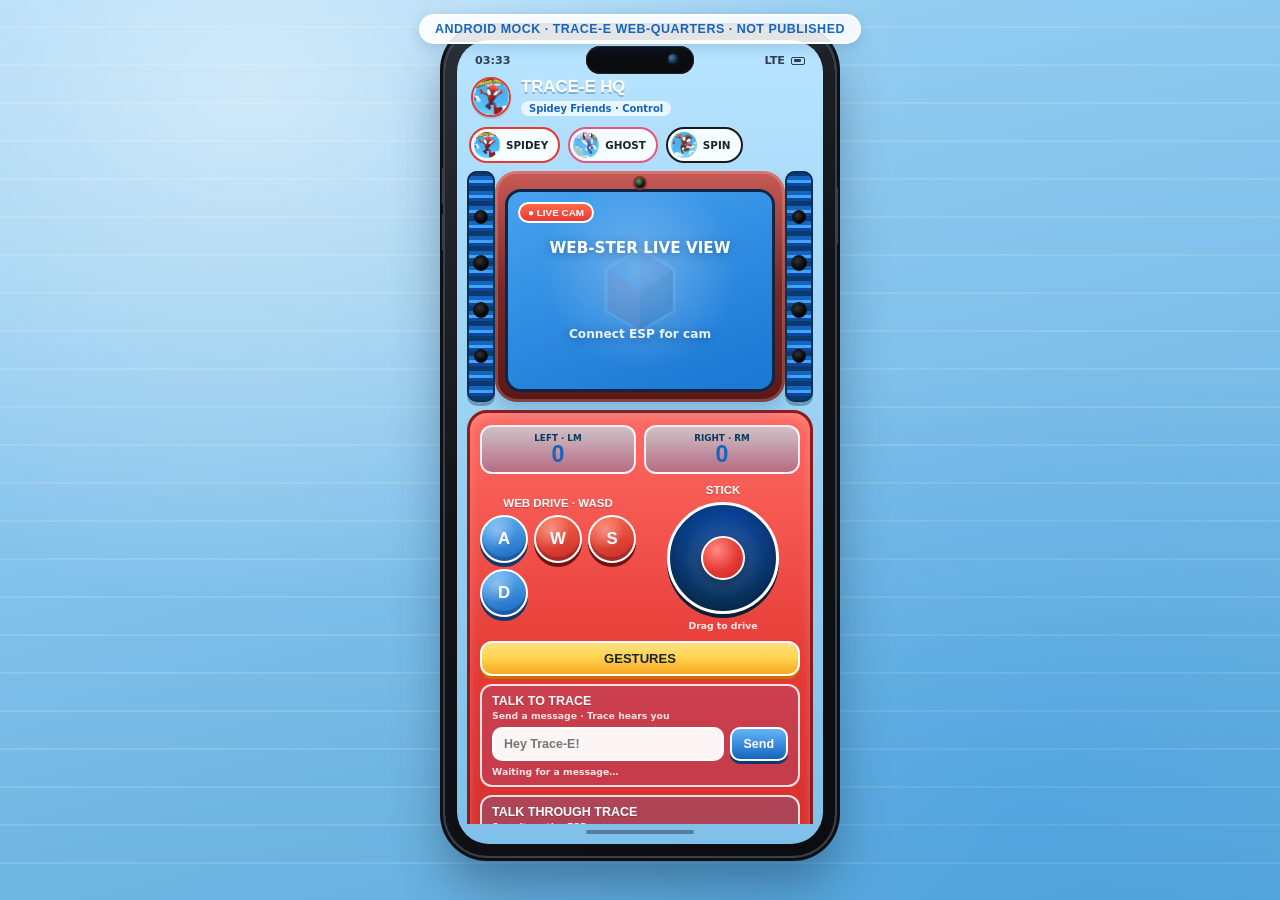
<file: desktop/android_mock.html>
<!DOCTYPE html>
<html lang="en">
<head>
  <meta charset="UTF-8" />
  <meta name="viewport" content="width=device-width, initial-scale=1, maximum-scale=1, user-scalable=no" />
  <title>Trace-E · Android Mock · WEB-Quarters</title>
  <style>
    :root {
      --spidey-red: #E53935;
      --spidey-red-deep: #C62828;
      --web-blue: #1E88E5;
      --web-blue-deep: #1565C0;
      --frame-red: #7A2A28;
      --ghost-pink: #E75480;
      --ghost-purple: #7B5EA7;
      --spin-yellow: #FFD54F;
      --ink: #1A2430;
      --white: #FFFFFF;
      --font: "Trebuchet MS", "Segoe UI", system-ui, sans-serif;
      --display: "Comic Sans MS", "Trebuchet MS", cursive, sans-serif;
      --phone-w: 390px;
      --phone-h: 844px;
    }
    * { box-sizing: border-box; -webkit-tap-highlight-color: transparent; }
    html, body { margin: 0; min-height: 100%; }
    body {
      font-family: var(--font);
      color: var(--ink);
      min-height: 100vh;
      display: grid;
      place-items: center;
      padding: 24px 16px 40px;
      background:
        radial-gradient(ellipse at 20% 10%, rgba(255,255,255,.55), transparent 45%),
        radial-gradient(ellipse at 80% 90%, rgba(30,136,229,.25), transparent 40%),
        repeating-linear-gradient(0deg, transparent 0 36px, rgba(255,255,255,.12) 36px 38px),
        linear-gradient(165deg, #9FD4F5 0%, #7FC0EA 50%, #5BA8D8 100%);
    }

    .stage-label {
      position: fixed;
      top: 14px;
      left: 50%;
      transform: translateX(-50%);
      z-index: 50;
      font-family: var(--display);
      font-weight: 900;
      font-size: .78rem;
      letter-spacing: .04em;
      text-transform: uppercase;
      color: var(--web-blue-deep);
      background: rgba(255,255,255,.88);
      border: 2px solid #fff;
      border-radius: 999px;
      padding: 6px 14px;
      box-shadow: 0 4px 14px rgba(40,90,140,.2);
      white-space: nowrap;
    }

    /* ===== PHONE CHASSIS ===== */
    .phone {
      width: min(100%, var(--phone-w));
      height: min(92vh, var(--phone-h));
      max-height: 900px;
      position: relative;
      border-radius: 42px;
      padding: 12px;
      background: linear-gradient(145deg, #2A2E36 0%, #121418 45%, #0A0C10 100%);
      box-shadow:
        0 0 0 2px #3A3F4A,
        0 0 0 5px #0E1014,
        0 28px 50px rgba(20,50,80,.45),
        inset 0 1px 0 rgba(255,255,255,.12);
    }
    .phone::before {
      content: "";
      position: absolute;
      top: 18px;
      left: 50%;
      transform: translateX(-50%);
      width: 108px;
      height: 28px;
      background: #0A0C10;
      border-radius: 18px;
      z-index: 20;
      box-shadow: inset 0 0 0 1px #222;
    }
    .phone::after {
      content: "";
      position: absolute;
      top: 26px;
      left: calc(50% + 28px);
      width: 10px;
      height: 10px;
      border-radius: 50%;
      background: radial-gradient(circle at 35% 35%, #4A7AB0, #0A2030 70%);
      z-index: 21;
      box-shadow: 0 0 0 2px #111;
    }
    .side-btn {
      position: absolute;
      right: -3px;
      width: 3px;
      border-radius: 2px 0 0 2px;
      background: #3A3F4A;
    }
    .side-btn.pwr { top: 160px; height: 56px; }
    .side-btn.vol-up { left: -3px; right: auto; top: 140px; height: 36px; border-radius: 0 2px 2px 0; }
    .side-btn.vol-dn { left: -3px; right: auto; top: 186px; height: 36px; border-radius: 0 2px 2px 0; }

    .screen {
      width: 100%;
      height: 100%;
      border-radius: 32px;
      overflow: hidden;
      position: relative;
      background: linear-gradient(180deg, #B8E4FF 0%, #9FD4F5 40%, #7FC0EA 100%);
      display: flex;
      flex-direction: column;
    }

    /* Android status bar */
    .status-bar {
      flex: 0 0 auto;
      display: flex;
      justify-content: space-between;
      align-items: center;
      padding: 14px 18px 6px;
      font-size: .7rem;
      font-weight: 800;
      color: var(--ink);
      opacity: .85;
    }
    .status-bar .icons { display: flex; gap: 6px; align-items: center; }
    .status-bar .dot {
      width: 14px; height: 8px;
      border: 1.5px solid currentColor;
      border-radius: 2px;
      position: relative;
    }
    .status-bar .dot::after {
      content: "";
      position: absolute;
      inset: 1.5px 3px 1.5px 1.5px;
      background: currentColor;
      border-radius: 1px;
    }

    /* App chrome */
    .app-bar {
      flex: 0 0 auto;
      display: flex;
      align-items: center;
      gap: 10px;
      padding: 4px 14px 10px;
    }
    .app-bar .avatar {
      width: 40px; height: 40px;
      border-radius: 50%;
      object-fit: cover;
      object-position: center top;
      border: 2.5px solid var(--spidey-red);
      box-shadow: 0 2px 0 rgba(0,0,0,.12);
      background: #fff;
    }
    .app-bar h1 {
      margin: 0;
      font-family: var(--display);
      font-size: 1.05rem;
      font-weight: 900;
      color: #fff;
      text-transform: uppercase;
      text-shadow: 0 2px 0 rgba(30,80,130,.35), 0 0 12px rgba(255,255,255,.4);
      line-height: 1.1;
    }
    .app-bar .sub {
      font-size: .62rem;
      font-weight: 800;
      color: var(--web-blue-deep);
      background: rgba(255,255,255,.7);
      border-radius: 999px;
      padding: 2px 8px;
      display: inline-block;
      margin-top: 2px;
    }

    .team-row {
      flex: 0 0 auto;
      display: flex;
      gap: 8px;
      padding: 0 12px 8px;
      overflow-x: auto;
      scrollbar-width: none;
    }
    .team-row::-webkit-scrollbar { display: none; }
    .mini-chip {
      flex: 0 0 auto;
      display: flex;
      align-items: center;
      gap: 6px;
      background: rgba(255,255,255,.9);
      border: 2.5px solid var(--ink);
      border-radius: 999px;
      padding: 3px 10px 3px 3px;
      font-size: .65rem;
      font-weight: 900;
      text-transform: uppercase;
    }
    .mini-chip.spidey { border-color: var(--spidey-red); }
    .mini-chip.ghost { border-color: var(--ghost-pink); }
    .mini-chip.spin { border-color: #1A1A1A; }
    .mini-chip img {
      width: 26px; height: 26px;
      border-radius: 50%;
      object-fit: cover;
      object-position: top;
    }

    .scroll {
      flex: 1 1 auto;
      overflow-y: auto;
      overflow-x: hidden;
      padding: 0 10px 8px;
      scrollbar-width: thin;
    }

    /* Cam with simplified speakers */
    .cam-block {
      display: grid;
      grid-template-columns: 28px 1fr 28px;
      gap: 0;
      align-items: stretch;
      margin-bottom: 8px;
    }
    .spk-mini {
      border-radius: 10px;
      background:
        repeating-linear-gradient(180deg,
          #0B3A6E 0 5px, #1565C0 5px 9px, #42A5F5 9px 12px, #0D47A1 12px 15px);
      box-shadow: inset 0 0 0 2px #083056, 0 4px 0 rgba(13,48,86,.35);
      display: flex;
      flex-direction: column;
      justify-content: space-evenly;
      align-items: center;
      padding: 8px 0;
      min-height: 160px;
    }
    .spk-mini .drv {
      width: 14px; height: 14px;
      border-radius: 50%;
      background: radial-gradient(circle at 40% 35%, #333, #000 70%);
      border: 1.5px solid #111;
    }
    .spk-mini .drv.lg { width: 16px; height: 16px; }

    .cam-frame {
      position: relative;
      border-radius: 22px;
      background: linear-gradient(180deg, #C85A56, var(--frame-red) 50%, #5A1816);
      padding: 18px 10px 10px;
      box-shadow: inset 0 0 0 3px rgba(255,190,180,.25), 0 8px 16px rgba(40,90,140,.25);
    }
    .bezel-dot {
      position: absolute;
      top: 5px; left: 50%;
      transform: translateX(-50%);
      width: 14px; height: 14px;
      border-radius: 50%;
      background: radial-gradient(circle at 35% 30%, #4A6, #111 60%, #000);
      border: 2px solid #8B2E2C;
      z-index: 3;
    }
    .cam-viewport {
      position: relative;
      aspect-ratio: 4 / 3;
      border-radius: 16px;
      overflow: hidden;
      background: linear-gradient(160deg, #64B5F6, #1E88E5);
      border: 3px solid #0A2748;
    }
    .cam-viewport.live { background: #0a1a33; }
    .cam-viewport.flip-v #mockCam { transform: scaleY(-1); }
    .cam-viewport.flip-180 #mockCam { transform: rotate(180deg); }
    #mockCam {
      position: absolute; inset: 0;
      width: 100%; height: 100%;
      object-fit: cover;
      display: none;
    }
    .cam-viewport.live #mockCam { display: block; }
    .cam-ph {
      position: absolute; inset: 0;
      display: grid; place-items: center;
      text-align: center;
      color: #fff;
      font-weight: 900;
      font-size: .95rem;
      text-shadow: 0 2px 8px rgba(0,40,80,.4);
      padding: 12px;
      background:
        radial-gradient(circle at 50% 40%, rgba(255,255,255,.28), transparent 55%),
        linear-gradient(160deg, rgba(30,136,229,.4), rgba(21,101,192,.5));
    }
    .cam-viewport.live .cam-ph { display: none; }
    .live-pill {
      position: absolute;
      top: 10px; left: 10px;
      z-index: 4;
      font-family: var(--display);
      font-weight: 900;
      font-size: .62rem;
      color: #fff;
      background: linear-gradient(180deg, #FF6A4A, var(--spidey-red));
      border: 2px solid #fff;
      border-radius: 999px;
      padding: 3px 8px;
      animation: pulse 1.4s ease-in-out infinite;
    }
    @keyframes pulse {
      0%,100% { filter: brightness(1); }
      50% { filter: brightness(1.12); }
    }
    .crest {
      position: absolute; inset: 0;
      display: grid; place-items: center;
      opacity: .16; pointer-events: none;
    }
    .crest svg { width: 38%; }

    /* Red console */
    .console {
      background: linear-gradient(180deg, #FF6B63 0%, var(--spidey-red) 45%, var(--spidey-red-deep));
      border-radius: 20px;
      border: 3px solid #8B1E1C;
      box-shadow: 0 6px 0 #9E2A28, inset 0 4px 10px rgba(255,255,255,.2);
      padding: 12px 10px 14px;
      margin-bottom: 8px;
    }

    .holo-row {
      display: grid;
      grid-template-columns: 1fr 1fr;
      gap: 8px;
      margin-bottom: 10px;
    }
    .holo {
      text-align: center;
      padding: 6px 8px;
      border-radius: 12px;
      background: linear-gradient(180deg, rgba(180,240,255,.65), rgba(30,136,229,.3));
      border: 2px solid rgba(255,255,255,.85);
      color: #063A5C;
    }
    .holo .name { font-size: .55rem; font-weight: 900; text-transform: uppercase; }
    .holo .val {
      font-family: var(--display);
      font-size: 1.45rem;
      font-weight: 900;
      color: var(--web-blue-deep);
      line-height: 1;
    }

    .drive-zone {
      display: grid;
      grid-template-columns: 1fr 1fr;
      gap: 10px;
      align-items: center;
      margin-bottom: 10px;
    }
    .pads-wrap { text-align: center; }
    .pads-wrap .label {
      margin: 0 0 6px;
      font-family: var(--display);
      font-weight: 900;
      font-size: .72rem;
      color: #fff;
      text-transform: uppercase;
      text-shadow: 0 1px 0 rgba(0,0,0,.25);
    }
    .pads {
      display: grid;
      grid-template-areas: ". w ." "a s d";
      grid-template-columns: repeat(3, 48px);
      gap: 6px;
      justify-content: center;
      user-select: none;
    }
    .pad {
      width: 48px; height: 48px;
      border-radius: 50%;
      border: 2.5px solid #fff;
      font-family: var(--display);
      font-weight: 900;
      font-size: 1.05rem;
      color: #fff;
      cursor: pointer;
      display: grid; place-items: center;
      background: radial-gradient(circle at 35% 30%, rgba(255,255,255,.35), transparent 45%),
                  linear-gradient(165deg, #FF6A4A, var(--spidey-red-deep));
      box-shadow: 0 4px 0 #6D1412, inset 0 -4px 0 rgba(0,0,0,.18);
      transition: transform .08s, box-shadow .08s;
    }
    .pad[data-key="w"] { grid-area: w; }
    .pad[data-key="a"], .pad[data-key="d"] {
      background: radial-gradient(circle at 35% 30%, rgba(255,255,255,.35), transparent 45%),
                  linear-gradient(165deg, #64B5F6, var(--web-blue-deep));
      box-shadow: 0 4px 0 #0D3A6E, inset 0 -4px 0 rgba(0,0,0,.18);
    }
    .pad.active, .pad:active {
      transform: translateY(3px);
      box-shadow: 0 1px 0 #6D1412;
    }

    /* Virtual stick */
    .stick-wrap { text-align: center; }
    .stick-pad {
      width: 112px; height: 112px;
      margin: 0 auto;
      border-radius: 50%;
      background:
        radial-gradient(circle at 50% 50%, rgba(255,255,255,.2), transparent 55%),
        linear-gradient(180deg, #0D47A1, #083056);
      border: 3px solid #fff;
      box-shadow: inset 0 0 16px rgba(0,0,0,.35), 0 4px 0 #062038;
      position: relative;
      touch-action: none;
    }
    .stick-knob {
      position: absolute;
      width: 44px; height: 44px;
      border-radius: 50%;
      left: 50%; top: 50%;
      transform: translate(-50%, -50%);
      background: radial-gradient(circle at 35% 30%, #FF8A80, var(--spidey-red) 55%, var(--spidey-red-deep));
      border: 2.5px solid #fff;
      box-shadow: 0 3px 8px rgba(0,0,0,.35);
      pointer-events: none;
      transition: transform .05s linear;
    }
    .stick-label {
      margin: 6px 0 0;
      font-size: .58rem;
      font-weight: 800;
      color: rgba(255,255,255,.9);
    }

    .gestures-btn {
      display: block;
      width: 100%;
      margin-top: 8px;
      border: 2.5px solid #fff;
      border-radius: 12px;
      background: linear-gradient(180deg, #FFE082, var(--spin-yellow) 45%, #F9A825);
      color: var(--ink);
      font-family: var(--display);
      font-weight: 900;
      font-size: .82rem;
      padding: 8px 12px;
      cursor: pointer;
      text-transform: uppercase;
      box-shadow: 0 3px 0 #C27800;
    }
    .gestures-btn[aria-pressed="true"] {
      background: linear-gradient(180deg, #64B5F6, var(--web-blue-deep));
      color: #fff;
      box-shadow: 0 3px 0 #0D3A6E;
    }

    .panel {
      margin-top: 8px;
      padding: 8px 10px;
      border-radius: 12px;
      border: 2px solid rgba(255,255,255,.85);
      background: rgba(255,255,255,.18);
    }
    .panel.talk-to { background: rgba(123,94,167,.22); }
    .panel.talk-through { background: rgba(30,136,229,.22); }
    .panel label {
      display: block;
      font-family: var(--display);
      font-weight: 900;
      font-size: .78rem;
      color: #fff;
      text-transform: uppercase;
      text-shadow: 0 1px 0 rgba(0,0,0,.2);
    }
    .panel .sub {
      display: block;
      font-size: .58rem;
      font-weight: 700;
      color: rgba(255,255,255,.85);
      margin: 2px 0 6px;
    }
    .row {
      display: flex;
      gap: 6px;
    }
    .row input {
      flex: 1;
      min-width: 0;
      border: 2px solid #fff;
      border-radius: 10px;
      padding: 8px 10px;
      font-weight: 700;
      font-size: .78rem;
      color: var(--ink);
      background: rgba(255,255,255,.95);
    }
    .row button, .esp-row button {
      border: 2px solid #fff;
      border-radius: 10px;
      padding: 8px 12px;
      font-family: var(--display);
      font-weight: 900;
      font-size: .78rem;
      cursor: pointer;
      color: #fff;
      background: linear-gradient(180deg, #64B5F6, var(--web-blue-deep));
      box-shadow: 0 3px 0 #0D3A6E;
      white-space: nowrap;
    }
    .row button:active, .esp-row button:active { transform: translateY(2px); box-shadow: 0 1px 0 #0D3A6E; }
    .note {
      margin: 5px 0 0;
      font-size: .58rem;
      font-weight: 700;
      color: rgba(255,255,255,.88);
    }

    .esp-row {
      display: flex;
      flex-wrap: wrap;
      gap: 6px;
      margin-top: 8px;
    }
    .esp-row input {
      flex: 1 1 100%;
      border: 2px solid #fff;
      border-radius: 10px;
      padding: 8px 10px;
      font-weight: 700;
      font-size: .72rem;
      background: rgba(255,255,255,.95);
    }
    .esp-row button.flip {
      background: linear-gradient(180deg, #FF8A80, var(--spidey-red-deep));
      box-shadow: 0 3px 0 #6D1412;
    }
    .esp-row button.flip[aria-pressed="false"] {
      background: linear-gradient(180deg, #90A4AE, #546E7A);
      box-shadow: 0 3px 0 #37474F;
    }
    .esp-row button.fs {
      background: linear-gradient(180deg, #64B5F6, var(--web-blue-deep));
      box-shadow: 0 3px 0 #0D47A1;
    }

    /* Immersive fullscreen: phone chassis fills the viewport */
    body.is-fullscreen {
      padding: 0;
      background: #0A0C10;
    }
    body.is-fullscreen .stage-label { display: none; }
    body.is-fullscreen .phone {
      width: 100vw;
      height: 100dvh;
      max-height: none;
      border-radius: 0;
      padding: 0;
      box-shadow: none;
    }
    body.is-fullscreen .phone::before,
    body.is-fullscreen .phone::after,
    body.is-fullscreen .side-btn { display: none; }
    body.is-fullscreen .screen { border-radius: 0; }

    .status-pills {
      display: flex;
      flex-wrap: wrap;
      gap: 5px;
      padding: 4px 2px 10px;
    }
    .pill {
      font-size: .58rem;
      font-weight: 800;
      background: rgba(255,255,255,.78);
      border: 1.5px solid rgba(255,255,255,.95);
      border-radius: 999px;
      padding: 3px 8px;
      color: var(--ink);
      display: inline-flex;
      align-items: center;
      gap: 4px;
    }
    .led {
      width: 7px; height: 7px;
      border-radius: 50%;
      background: #43A047;
      box-shadow: 0 0 6px #66BB6A;
    }
    .led.warn { background: #FFA000; box-shadow: 0 0 6px #FFB74D; }
    .led.off { background: #90A4AE; box-shadow: none; }

    /* Nav gesture bar */
    .nav-bar {
      flex: 0 0 auto;
      display: flex;
      justify-content: center;
      padding: 6px 0 10px;
    }
    .nav-bar span {
      width: 108px; height: 4px;
      border-radius: 4px;
      background: rgba(0,0,0,.35);
    }

    /* Gestures overlay */
    .gestures-overlay {
      display: none;
      position: absolute;
      inset: 0;
      z-index: 30;
      background: rgba(10,30,50,.55);
      padding: 56px 14px 24px;
      align-items: flex-start;
      justify-content: center;
    }
    .gestures-overlay.open { display: flex; }
    .gestures-panel {
      width: 100%;
      max-height: 85%;
      overflow-y: auto;
      background: linear-gradient(180deg, #FFF8E1, #FFE082);
      border: 3px solid #fff;
      border-radius: 18px;
      padding: 12px;
      box-shadow: 0 12px 28px rgba(0,0,0,.3);
    }
    .gestures-panel h3 {
      margin: 0 0 4px;
      font-family: var(--display);
      font-size: 1rem;
      text-transform: uppercase;
    }
    .gestures-panel .sub { margin: 0 0 10px; font-size: .68rem; font-weight: 700; opacity: .75; }
    .gesture-grid {
      display: grid;
      grid-template-columns: repeat(4, 1fr);
      gap: 6px;
    }
    .gkey {
      border: 2px solid var(--ink);
      border-radius: 12px;
      background: #fff;
      padding: 8px 4px;
      cursor: pointer;
      display: flex;
      flex-direction: column;
      align-items: center;
      gap: 2px;
    }
    .gkey .k { font-family: var(--display); font-weight: 900; font-size: .95rem; }
    .gkey .desc { font-size: .55rem; font-weight: 800; text-transform: uppercase; opacity: .7; }
    .gkey:active { background: #BBDEFB; }
    .close-g {
      margin-top: 10px;
      width: 100%;
      border: 2px solid #fff;
      border-radius: 12px;
      padding: 10px;
      font-family: var(--display);
      font-weight: 900;
      background: var(--spidey-red);
      color: #fff;
      cursor: pointer;
    }

    .toast {
      position: absolute;
      left: 50%;
      bottom: 48px;
      transform: translateX(-50%) translateY(20px);
      background: rgba(26,36,48,.92);
      color: #fff;
      font-weight: 800;
      font-size: .72rem;
      padding: 8px 14px;
      border-radius: 999px;
      opacity: 0;
      pointer-events: none;
      transition: .25s;
      z-index: 40;
      white-space: nowrap;
      max-width: 90%;
      overflow: hidden;
      text-overflow: ellipsis;
    }
    .toast.show { opacity: 1; transform: translateX(-50%) translateY(0); }

    @media (max-width: 420px) {
      body { padding: 8px; align-items: stretch; }
      .stage-label { font-size: .65rem; top: 6px; }
      .phone {
        width: 100%;
        height: calc(100vh - 16px);
        max-height: none;
        border-radius: 28px;
        padding: 8px;
      }
      .screen { border-radius: 22px; }
    }
  </style>
</head>
<body>
  <div class="stage-label">Android mock · Trace-E WEB-Quarters · not published</div>

  <div class="phone" role="img" aria-label="Android phone mockup of Trace-E control app">
    <span class="side-btn pwr" aria-hidden="true"></span>
    <span class="side-btn vol-up" aria-hidden="true"></span>
    <span class="side-btn vol-dn" aria-hidden="true"></span>

    <div class="screen">
      <div class="status-bar">
        <span id="clock">15:10</span>
        <div class="icons">
          <span>LTE</span>
          <span class="dot" title="Battery"></span>
        </div>
      </div>

      <header class="app-bar">
        <img class="avatar" src="assets/spidey.jpg" alt="Spidey" />
        <div>
          <h1>Trace-E HQ</h1>
          <span class="sub">Spidey Friends · Control</span>
        </div>
      </header>

      <div class="team-row" aria-label="Team">
        <div class="mini-chip spidey"><img src="assets/spidey.jpg" alt="" /> Spidey</div>
        <div class="mini-chip ghost"><img src="assets/ghost_spider.jpg" alt="" /> Ghost</div>
        <div class="mini-chip spin"><img src="assets/spin.jpg" alt="" /> Spin</div>
      </div>

      <div class="scroll">
        <div class="cam-block">
          <div class="spk-mini" aria-hidden="true">
            <span class="drv"></span><span class="drv lg"></span><span class="drv lg"></span><span class="drv"></span>
          </div>
          <div class="cam-frame">
            <div class="bezel-dot" aria-hidden="true"></div>
            <div class="cam-viewport" id="camBox">
              <span class="live-pill">● LIVE CAM</span>
              <div class="crest" aria-hidden="true">
                <svg viewBox="0 0 200 200">
                  <path d="M100 18 L168 58 L100 100 Z" fill="#7B5EA7"/>
                  <path d="M32 58 L100 100 L100 182 L32 142 Z" fill="#E53935"/>
                  <path d="M168 58 L100 100 L100 182 L168 142 Z" fill="#1A1A1A"/>
                  <path d="M100 18 L168 58 L168 142 L100 182 L32 142 L32 58 Z"
                        fill="none" stroke="#fff" stroke-width="6"/>
                </svg>
              </div>
              <img id="mockCam" alt="" />
              <div class="cam-ph">WEB-STER LIVE VIEW<br />
                <span style="font-size:.8em;opacity:.9">Connect ESP for cam</span>
              </div>
            </div>
          </div>
          <div class="spk-mini" aria-hidden="true">
            <span class="drv"></span><span class="drv lg"></span><span class="drv lg"></span><span class="drv"></span>
          </div>
        </div>

        <div class="console">
          <div class="holo-row">
            <div class="holo">
              <div class="name">Left · LM</div>
              <div class="val" id="lm">0</div>
            </div>
            <div class="holo">
              <div class="name">Right · RM</div>
              <div class="val" id="rm">0</div>
            </div>
          </div>

          <div class="drive-zone">
            <div class="pads-wrap">
              <p class="label">Web Drive · WASD</p>
              <div class="pads" id="pads">
                <button type="button" class="pad" data-key="w" aria-label="Forward">W</button>
                <button type="button" class="pad" data-key="a" aria-label="Left">A</button>
                <button type="button" class="pad" data-key="s" aria-label="Back">S</button>
                <button type="button" class="pad" data-key="d" aria-label="Right">D</button>
              </div>
            </div>
            <div class="stick-wrap">
              <p class="label" style="margin:0 0 6px;font-family:var(--display);font-weight:900;font-size:.72rem;color:#fff;text-transform:uppercase;text-shadow:0 1px 0 rgba(0,0,0,.25)">Stick</p>
              <div class="stick-pad" id="stickPad" aria-label="Virtual stick">
                <div class="stick-knob" id="stickKnob"></div>
              </div>
              <p class="stick-label">Drag to drive</p>
            </div>
          </div>

          <button type="button" class="gestures-btn" id="gesturesBtn" aria-pressed="false">Gestures</button>

          <div class="panel talk-to">
            <label for="talkToText">Talk to Trace</label>
            <span class="sub">Send a message · Trace hears you</span>
            <div class="row">
              <input id="talkToText" type="text" maxlength="160" placeholder="Hey Trace-E!" />
              <button type="button" id="talkToBtn">Send</button>
            </div>
            <p class="note" id="talkToNote">Waiting for a message…</p>
          </div>

          <div class="panel talk-through">
            <label for="ttsText">Talk through Trace</label>
            <span class="sub">Says it on the ESP amp</span>
            <div class="row">
              <input id="ttsText" type="text" maxlength="120" value="Webs up, WEB-Quarters!" />
              <button type="button" id="speakBtn">Say!</button>
            </div>
            <p class="note" id="speakNote">speak_server :8787 → ESP</p>
          </div>

          <div class="esp-row" title="ESP base URL">
            <input id="espIpInput" type="text" spellcheck="false" value="http://192.168.1.104" />
            <button type="button" id="espSaveBtn">Set ESP</button>
            <button type="button" class="flip" id="camFlipBtn" aria-pressed="true">Flip cam: ON</button>
            <button type="button" class="fs" id="fullscreenBtn" aria-pressed="false">Fullscreen</button>
          </div>
        </div>

        <div class="status-pills">
          <span class="pill"><span class="led"></span> HQ online</span>
          <span class="pill" id="motorPill"><span class="led off" id="motorLed"></span> Motors: idle</span>
          <span class="pill" id="camPill"><span class="led warn"></span> Cam: mock</span>
          <span class="pill" id="espPill">ESP: 192.168.1.104</span>
        </div>
      </div>

      <div class="nav-bar" aria-hidden="true"><span></span></div>

      <div class="gestures-overlay" id="gesturesOverlay" aria-hidden="true">
        <div class="gestures-panel" role="dialog" aria-label="Gestures">
          <h3>Gestures · Shortcuts</h3>
          <p class="sub">Tap a move · WASD / stick stay for drive</p>
          <div class="gesture-grid">
            <button type="button" class="gkey" data-g="wave"><span class="k">1</span><span class="desc">Wave</span></button>
            <button type="button" class="gkey" data-g="nod"><span class="k">2</span><span class="desc">Nod</span></button>
            <button type="button" class="gkey" data-g="dance"><span class="k">3</span><span class="desc">Dance</span></button>
            <button type="button" class="gkey" data-g="spin"><span class="k">4</span><span class="desc">Spin</span></button>
            <button type="button" class="gkey" data-g="webs"><span class="k">5</span><span class="desc">Webs</span></button>
            <button type="button" class="gkey" data-g="stop"><span class="k">X</span><span class="desc">Stop</span></button>
            <button type="button" class="gkey" data-g="face"><span class="k">F</span><span class="desc">Face</span></button>
            <button type="button" class="gkey" data-g="reset"><span class="k">R</span><span class="desc">Reset</span></button>
          </div>
          <button type="button" class="close-g" id="closeGestures">Close</button>
        </div>
      </div>

      <div class="toast" id="toast"></div>
    </div>
  </div>

  <script>
    const keys = new Set();
    const pads = [...document.querySelectorAll('.pad')];
    const lm = document.getElementById('lm');
    const rm = document.getElementById('rm');
    const motorLed = document.getElementById('motorLed');
    const motorPill = document.getElementById('motorPill');
    const toast = document.getElementById('toast');
    const camBox = document.getElementById('camBox');
    const mockCam = document.getElementById('mockCam');
    let camFlip = 'v';
    let espBase = 'http://192.168.1.104';
    const BRAIN = (location.port === '8787' || location.hostname === '127.0.0.1' || location.hostname === 'localhost')
      ? (location.origin.includes('8787') ? location.origin : 'http://127.0.0.1:8787')
      : 'http://127.0.0.1:8787';
    let lastDrivePost = 0;

    function showToast(msg) {
      toast.textContent = msg;
      toast.classList.add('show');
      clearTimeout(showToast._t);
      showToast._t = setTimeout(() => toast.classList.remove('show'), 1600);
    }

    function postDriveLR(L, R) {
      const now = Date.now();
      if (now - lastDrivePost < 45 && L !== 0 && R !== 0) return;
      lastDrivePost = now;
      const throttle = Math.max(-1, Math.min(1, (L + R) / 200));
      let steer = Math.max(-1, Math.min(1, (L - R) / 200));
      const spinning = Math.abs(throttle) < 0.15 && Math.abs(L) >= 10 && (L > 0) !== (R > 0);
      if (spinning) steer = (L > 0) ? 1 : -1;
      if (Math.abs(throttle) >= 0.15 && Math.abs(steer) > 0.05) {
        const sign = steer < 0 ? -1 : 1;
        steer = sign * Math.min(1, Math.max(0.72, Math.abs(steer) * 2.2));
      }
      const q = new URLSearchParams({
        throttle: String(throttle),
        steer: String(steer),
        speed: '100',
        left: String(L),
        right: String(R),
        esp: espBase,
      });
      fetch(BRAIN + '/api/esp/drive?' + q.toString(), { method: 'GET', mode: 'cors', cache: 'no-store' }).catch(() => {});
    }

    function syncMotors() {
      // Chassis-corrected: A/stick-left = physical left, D/stick-right = physical right
      // Kid-friendly stick: large deadzone, steer expo, soft roll-steer
      const STICK_DEAD = 0.28;
      const STEER_EXPO = 2.2;
      const THROTTLE_EXPO = 1.35;
      const STEER_GAIN_ROLL = 0.38;
      const STEER_GAIN_SPIN = 0.50;
      const FWD_GAIN = 0.90;
      const SPIN = 28;
      function applyDeadzone(v, dz) {
        if (Math.abs(v) < dz) return 0;
        const sign = v < 0 ? -1 : 1;
        return sign * (Math.abs(v) - dz) / (1 - dz);
      }
      function expoCurve(v, e) {
        if (v === 0) return 0;
        const sign = v < 0 ? -1 : 1;
        return sign * Math.pow(Math.abs(v), e);
      }
      let L = 0, R = 0;
      if (keys.has('w')) { L = 100; R = 100; }
      if (keys.has('s')) { L = -100; R = -100; }
      if (keys.has('a') && !keys.has('w') && !keys.has('s')) { L = SPIN; R = -SPIN; }
      else if (keys.has('d') && !keys.has('w') && !keys.has('s')) { L = -SPIN; R = SPIN; }
      else if (keys.has('a') && (keys.has('w') || keys.has('s'))) {
        if (keys.has('w')) { L = 100; R = 8; }
        else { L = -100; R = -8; }
      } else if (keys.has('d') && (keys.has('w') || keys.has('s'))) {
        if (keys.has('w')) { L = 8; R = 100; }
        else { L = -8; R = -100; }
      }
      if (stick.mag > STICK_DEAD) {
        let sx = expoCurve(applyDeadzone(stick.x, STICK_DEAD), STEER_EXPO);
        let sy = expoCurve(applyDeadzone(stick.y, STICK_DEAD * 0.85), THROTTLE_EXPO);
        const fwd = -sy * 100 * FWD_GAIN;
        const rolling = Math.abs(fwd) >= 18;
        const steerGain = rolling ? STEER_GAIN_ROLL : STEER_GAIN_SPIN;
        const turn = -sx * 100 * steerGain;
        L = Math.round(fwd + turn);
        R = Math.round(fwd - turn);
        if (!rolling) {
          const scale = SPIN / 100;
          L = Math.round(L * scale);
          R = Math.round(R * scale);
        }
      }
      L = Math.max(-100, Math.min(100, L));
      R = Math.max(-100, Math.min(100, R));
      lm.textContent = L;
      rm.textContent = R;
      const moving = L !== 0 || R !== 0;
      motorLed.className = 'led' + (moving ? '' : ' off');
      motorPill.innerHTML = '<span class="led' + (moving ? '' : ' off') + '"></span> Motors: ' + (moving ? 'drive' : 'idle');
      postDriveLR(L, R);
    }

    function down(k) { keys.add(k); pads.forEach(p => p.classList.toggle('active', keys.has(p.dataset.key))); syncMotors(); }
    function up(k) { keys.delete(k); pads.forEach(p => p.classList.toggle('active', keys.has(p.dataset.key))); syncMotors(); }

    pads.forEach(p => {
      const k = p.dataset.key;
      p.addEventListener('pointerdown', e => { e.preventDefault(); p.setPointerCapture(e.pointerId); down(k); });
      p.addEventListener('pointerup', () => up(k));
      p.addEventListener('pointercancel', () => up(k));
    });

    window.addEventListener('keydown', e => {
      const k = e.key.toLowerCase();
      if ('wasd'.includes(k)) { e.preventDefault(); down(k); }
    });
    window.addEventListener('keyup', e => {
      const k = e.key.toLowerCase();
      if ('wasd'.includes(k)) { e.preventDefault(); up(k); }
    });

    // Virtual stick
    const stickPad = document.getElementById('stickPad');
    const stickKnob = document.getElementById('stickKnob');
    const stick = { x: 0, y: 0, mag: 0, active: false };
    const maxR = 34;

    function setStick(clientX, clientY) {
      const r = stickPad.getBoundingClientRect();
      let dx = clientX - (r.left + r.width / 2);
      let dy = clientY - (r.top + r.height / 2);
      const mag = Math.hypot(dx, dy);
      if (mag > maxR) { dx = dx / mag * maxR; dy = dy / mag * maxR; }
      stick.x = dx / maxR;
      stick.y = dy / maxR;
      stick.mag = Math.min(1, mag / maxR);
      stickKnob.style.transform = 'translate(calc(-50% + ' + dx + 'px), calc(-50% + ' + dy + 'px))';
      syncMotors();
    }
    function resetStick() {
      stick.x = stick.y = stick.mag = 0;
      stickKnob.style.transform = 'translate(-50%, -50%)';
      syncMotors();
    }
    stickPad.addEventListener('pointerdown', e => {
      stick.active = true;
      stickPad.setPointerCapture(e.pointerId);
      setStick(e.clientX, e.clientY);
    });
    stickPad.addEventListener('pointermove', e => { if (stick.active) setStick(e.clientX, e.clientY); });
    stickPad.addEventListener('pointerup', () => { stick.active = false; resetStick(); });
    stickPad.addEventListener('pointercancel', () => { stick.active = false; resetStick(); });

    // Keep ESP failsafe alive while keys/stick held
    setInterval(() => {
      if (keys.size || stick.mag > 0.28) syncMotors();
    }, 200);

    // Gestures
    const gesturesBtn = document.getElementById('gesturesBtn');
    const gesturesOverlay = document.getElementById('gesturesOverlay');
    function setGestures(on) {
      gesturesBtn.setAttribute('aria-pressed', on ? 'true' : 'false');
      gesturesBtn.textContent = on ? 'Gestures · ON' : 'Gestures';
      gesturesOverlay.classList.toggle('open', on);
      gesturesOverlay.setAttribute('aria-hidden', on ? 'false' : 'true');
    }
    gesturesBtn.addEventListener('click', () => setGestures(gesturesBtn.getAttribute('aria-pressed') !== 'true'));
    document.getElementById('closeGestures').addEventListener('click', () => setGestures(false));
    document.querySelectorAll('.gkey').forEach(btn => {
      btn.addEventListener('click', () => {
        showToast('Gesture: ' + btn.dataset.g);
        setGestures(false);
      });
    });

    // Talk panels (mock)
    document.getElementById('talkToBtn').addEventListener('click', () => {
      const msg = (document.getElementById('talkToText').value || '').trim();
      const note = document.getElementById('talkToNote');
      if (!msg) { note.textContent = 'Type a message for Trace first.'; return; }
      note.textContent = 'Mock: Trace heard “' + msg.slice(0, 40) + '”';
      showToast('Talk to Trace (mock)');
    });
    document.getElementById('speakBtn').addEventListener('click', () => {
      const msg = (document.getElementById('ttsText').value || '').trim();
      const note = document.getElementById('speakNote');
      if (!msg) { note.textContent = 'Type words for Trace to say.'; return; }
      note.textContent = 'Mock say → ESP amp: “' + msg.slice(0, 36) + '”';
      showToast('Talk through Trace (mock)');
    });

    // ESP + flip
    const camFlipBtn = document.getElementById('camFlipBtn');
    const modes = ['off', 'v', '180'];
    function applyFlip() {
      camBox.classList.remove('flip-v', 'flip-180');
      if (camFlip === 'v') camBox.classList.add('flip-v');
      if (camFlip === '180') camBox.classList.add('flip-180');
      const label = camFlip === 'off' ? 'OFF' : (camFlip === '180' ? '180°' : 'ON');
      camFlipBtn.textContent = 'Flip cam: ' + label;
      camFlipBtn.setAttribute('aria-pressed', camFlip === 'off' ? 'false' : 'true');
    }
    camFlipBtn.addEventListener('click', () => {
      camFlip = modes[(modes.indexOf(camFlip) + 1) % modes.length];
      applyFlip();
      showToast('Cam flip: ' + camFlip);
    });
    applyFlip();

    const fsBtn = document.getElementById('fullscreenBtn');
    function syncFsUi() {
      const on = !!(document.fullscreenElement || document.body.classList.contains('is-fullscreen'));
      fsBtn.setAttribute('aria-pressed', on ? 'true' : 'false');
      fsBtn.textContent = on ? 'Exit full' : 'Fullscreen';
      document.body.classList.toggle('is-fullscreen', on);
    }
    fsBtn.addEventListener('click', async () => {
      try {
        if (!document.fullscreenElement) {
          await document.documentElement.requestFullscreen();
          document.body.classList.add('is-fullscreen');
        } else {
          await document.exitFullscreen();
          document.body.classList.remove('is-fullscreen');
        }
      } catch (_) {
        document.body.classList.toggle('is-fullscreen');
      }
      syncFsUi();
      showToast(fsBtn.getAttribute('aria-pressed') === 'true' ? 'Fullscreen' : 'Windowed');
    });
    document.addEventListener('fullscreenchange', syncFsUi);

    document.getElementById('espSaveBtn').addEventListener('click', () => {
      let v = (document.getElementById('espIpInput').value || '').trim();
      if (v && !/^https?:\/\//i.test(v)) v = 'http://' + v;
      espBase = v.replace(/\/$/, '') || 'http://192.168.1.104';
      document.getElementById('espIpInput').value = espBase;
      document.getElementById('espPill').textContent = 'ESP: ' + espBase.replace(/^https?:\/\//, '');
      tryLoadCam();
      showToast('ESP set');
    });

    function tryLoadCam() {
      const camPill = document.getElementById('camPill');
      // Prefer brain proxy path later; direct stream for mock probe
      const url = espBase + ':82/stream';
      mockCam.onload = () => {
        camBox.classList.add('live');
        camPill.innerHTML = '<span class="led"></span> Cam: live';
      };
      mockCam.onerror = () => {
        camBox.classList.remove('live');
        camPill.innerHTML = '<span class="led warn"></span> Cam: offline (mock OK)';
      };
      // Don't hammer ESP in mock — only attempt once; UI stays useful offline
      mockCam.src = '';
      camPill.innerHTML = '<span class="led warn"></span> Cam: mock · ESP ' + espBase.replace(/^https?:\/\//, '');
    }

    // Clock
    function tickClock() {
      const d = new Date();
      document.getElementById('clock').textContent =
        String(d.getHours()).padStart(2, '0') + ':' + String(d.getMinutes()).padStart(2, '0');
    }
    tickClock();
    setInterval(tickClock, 30000);
    syncMotors();
  </script>
</body>
</html>
</file>
